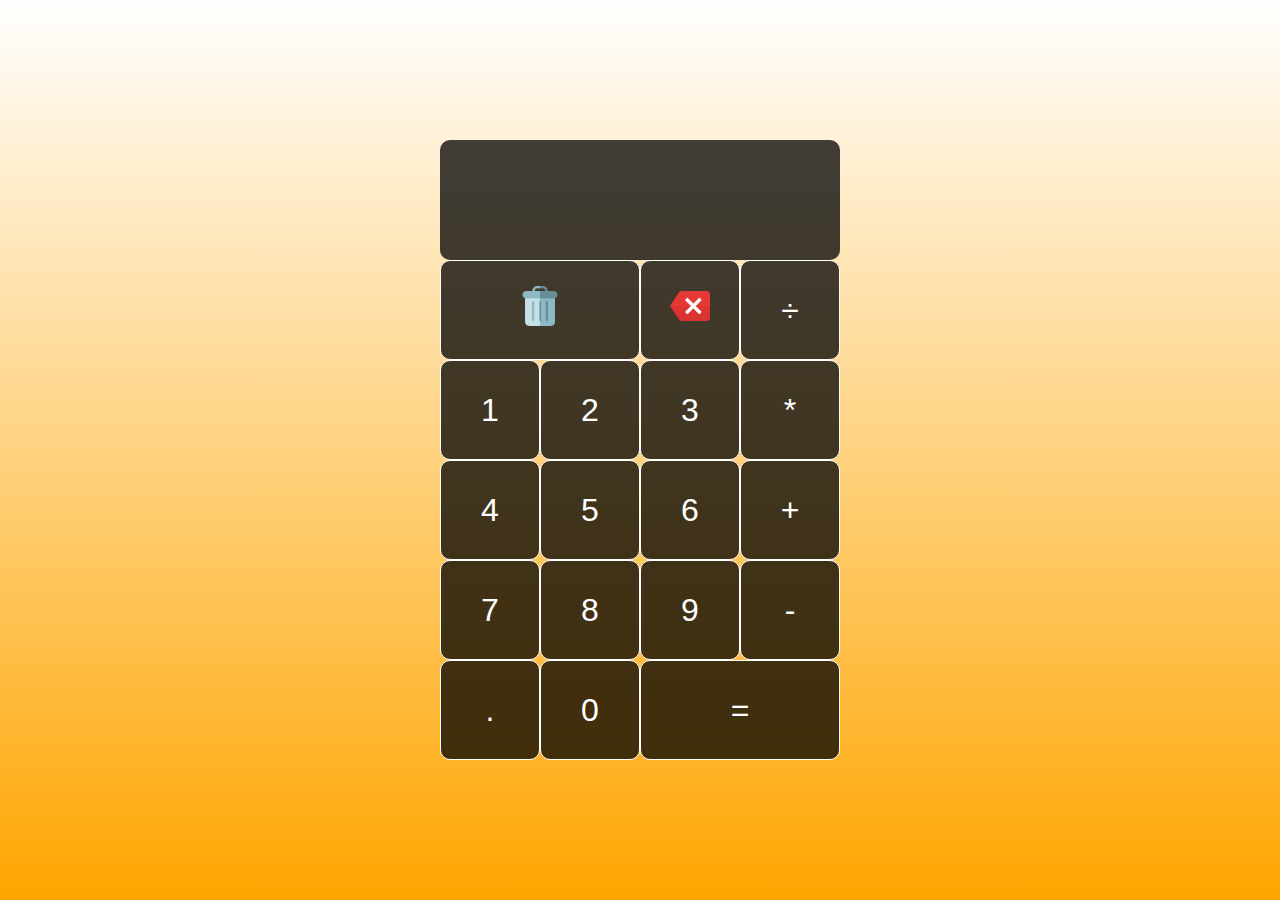
<file: lvl2_task1/Caculator/index.html>
<!DOCTYPE html>
<html lang="en">
<head>
  <meta charset="UTF-8">
  <meta name="viewport" content="width=device-width, initial-scale=1.0">
  <meta http-equiv="X-UA-Compatible" content="ie=edge">
  <title>Calculator</title>
  <link href="./style.css" rel="stylesheet">
  <script src="./script.js" defer></script>
</head>
<body>
  <div class="calculator-grid">
    <div class="output">
      <div data-previous-operand class="previous-operand"></div>
      <div data-current-operand class="current-operand"></div>
    </div>
    <button data-all-clear class="span-two"><img src="./static/delete.png" height="40px" width="40px"></button>
    <button data-delete><img src="./static/back.png" height="40px" width="40px"></button>
    <button data-operation>÷</button>
    <button data-number>1</button>
    <button data-number>2</button>
    <button data-number>3</button>
    <button data-operation>*</button>
    <button data-number>4</button>
    <button data-number>5</button>
    <button data-number>6</button>
    <button data-operation>+</button>
    <button data-number>7</button>
    <button data-number>8</button>
    <button data-number>9</button>
    <button data-operation>-</button>
    <button data-number>.</button>
    <button data-number>0</button>
    <button data-equals class="span-two">=</button>
  </div>
</body>
</html>
</file>
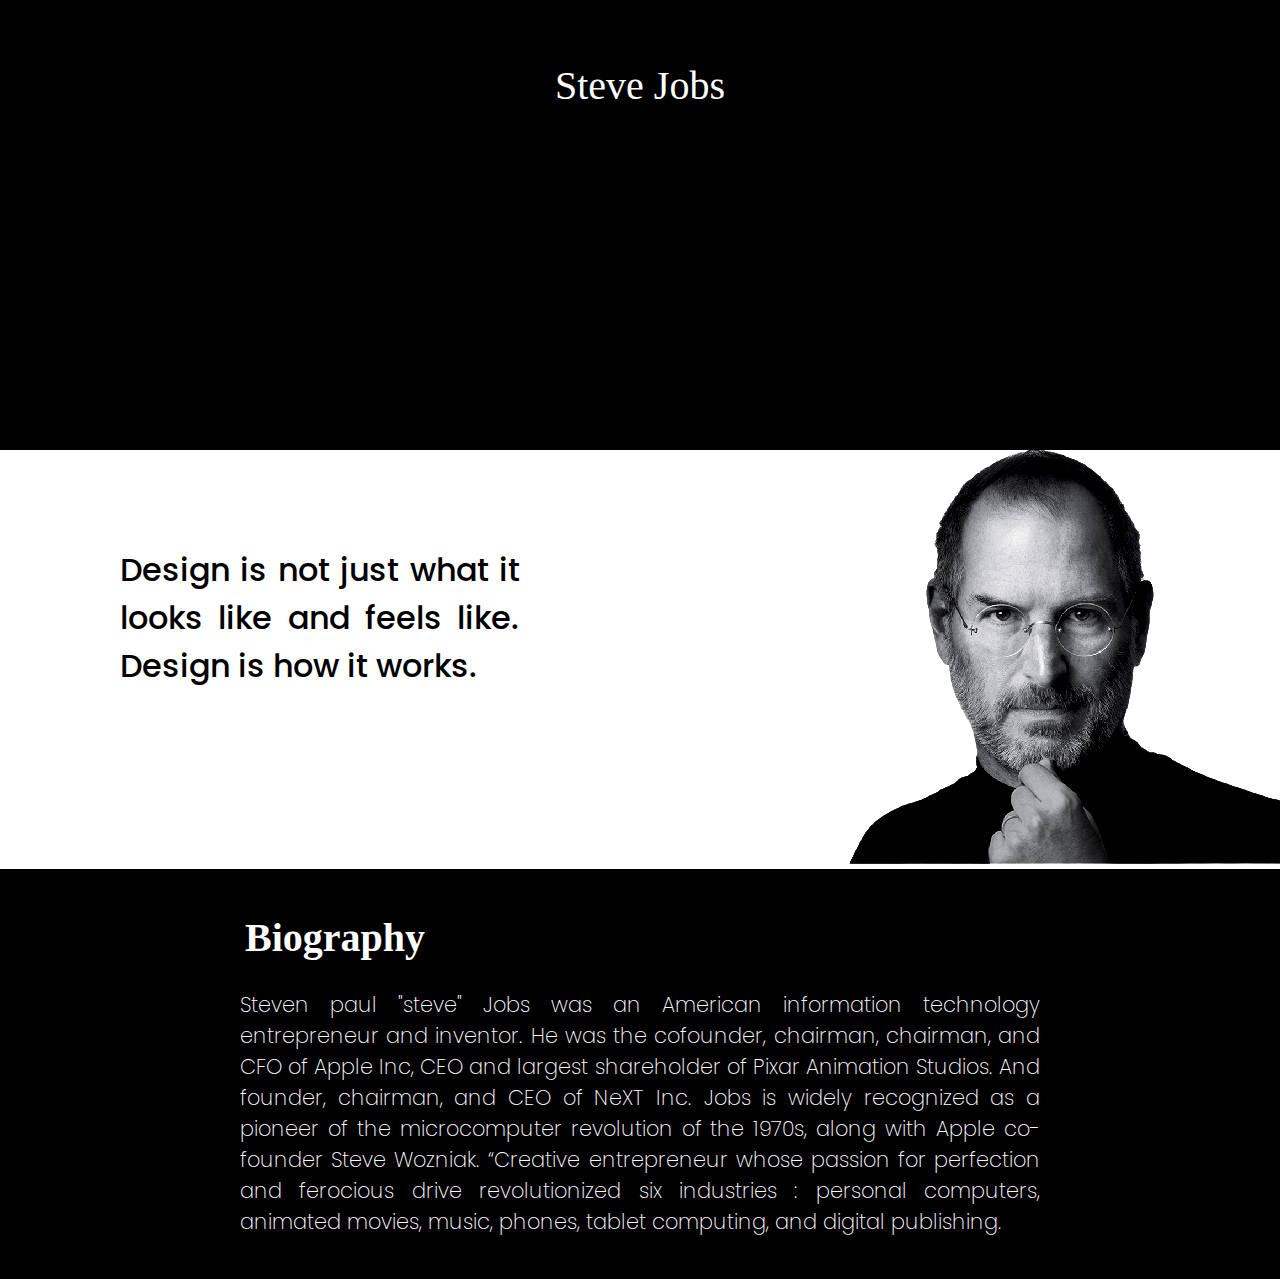
<file: lvl2_task2/Tribute_Page/index.html>
<!DOCTYPE html>
<html lang="en">
<head>
    <meta charset="UTF-8">
    <meta http-equiv="X-UA-Compatible" content="IE=edge">
    <meta name="viewport" content="width=device-width, initial-scale=1.0">
    <title>Level-2/Task-2</title>
    <link rel="stylesheet" href="./assets/styles.css">
</head>
<body>
    <div class="first">
        <div class="cnt">
            <h1>Steve Jobs</h1>
            <iframe class="yt" width="560" height="275" src="https://www.youtube.com/embed/s4pVFLUlx8g" title="" frameborder="0" allowfullscreen></iframe>

            <!-- <a href="https://www.youtube.com/watch?v=s4pVFLUlx8g" ><img src="./assets/play_button.png" alt=""></a> -->
        </div>
    </div>
    <div class="second">
        <div class="cnt2">
            <div class="section">
                <div class="para">
                    <p style="color: black;">
                        Design is not just what it looks like and feels like. Design is how it works.
                    </p>
                </div>
            </div>
            <div class="section">
                <img src="./assets/steve.png" alt="Steve Jobs">
            </div>
        </div>
    </div>

    <div class="third">
        <div class="text">
            <h1>Biography</h1>
            <br>
            <p>
                Steven paul "steve" Jobs was an American information technology entrepreneur and inventor.
                He was the cofounder, chairman, chairman, and CFO of Apple Inc, CEO and largest shareholder of 
                Pixar Animation Studios. And founder, chairman, and CEO of NeXT Inc. Jobs is widely recognized 
                as a pioneer of the microcomputer revolution of the 1970s, along with Apple co-founder Steve Wozniak.
                “Creative entrepreneur whose passion for perfection and ferocious drive revolutionized six industries
                : personal computers, animated movies, music, phones, tablet computing, and digital publishing. 
            </p>
        </div>
        </div>
    </div>



</body>
</html>
</file>
<file: lvl2_task1/Caculator/style.css>
*, *::before, *::after {
    box-sizing: border-box;
    font-family: Gotham Rounded, sans-serif;
    font-weight: normal;
  }
  
  body {
    padding: 0;
    margin: 0;
    background:linear-gradient(rgba(255, 255, 255, .9), orange);
  }
  
  .calculator-grid {
    display: grid;
    justify-content: center;
    align-content: center;
    min-height: 100vh;
    grid-template-columns: repeat(4, 100px);
    grid-template-rows: minmax(120px, auto) repeat(5, 100px);
  }
  .span-two{
    background-color: white;
  }
  
  .calculator-grid > button {
    cursor: pointer;
    font-size: 2rem;
    color:white;
    border: 1px solid white;
    outline: none;
    background-color: rgba(0, 0, 0, 0.75);
    border-radius: 10px;
  }
  
  .calculator-grid > button:hover {
    background-color: rgba(255, 255, 255, .9);
    color:black
  }
  
  .span-two {
    grid-column: span 2;
  }
  
  .output {
    grid-column: 1 / -1;
    background-color: rgba(0, 0, 0, .75);
    display: flex;
    align-items: flex-end;
    justify-content: space-around;
    flex-direction: column;
    padding: 10px;
    word-wrap: break-word;
    word-break: break-all;
    border-radius: 10px;
  }
  
  .output .previous-operand {
    color: rgba(255, 255, 255, .75);
    font-size: 1.5rem;
  }
  
  .output .current-operand {
    color: white;
    font-size: 2.5rem;
  }
</file>
<file: lvl2_task2/Tribute_Page/assets/styles.css>
@import url('https://fonts.googleapis.com/css2?family=Poppins:wght@300&display=swap');

*{
    padding: 0;
    margin: 0;
    text-decoration: none;
    color: white;
}

.first{
    height: 50vh;
    /* border: 2px solid red; */
    background-color: #000000;
    display: flex;
    text-align: center;
    align-items: center;
    /* justify-content: center; */
}

.cnt{
    /* border: 2px solid red; */
    width: max-content;
    padding: 20px;
    margin: 2px auto;
}


.cnt h1{
    font-size: 2.5rem;
    font-weight: 300;
    margin: 5px;
}

.cnt img{
    margin-top: 70px;
}



.cnt2{
    /* border: 2px solid black; */
    display: flex;
    padding: 0px;
}

.section{
    width: 50vw;
    /* border: 2px solid red; */
}

.section img{
    /* border: 2px solid green; */
    margin-left: 32%;
    overflow: hidden;
}

.para{
    /* border: 2px dashed red; */
    width: 400px;
    margin: 15% auto;
    align-items: center;
    text-align: justify;
    /* margin-left: 10%; */
}

.para p{
    font-family: 'Poppins', sans-serif;
    font-size: 2em;
    font-weight: 500;
    margin: 10px auto;
}


.third{
    padding-top: 40px;
    background-color: #000000;
    /* display: flex; */
}

.text{
    /* border: 2px solid red; */
    width: 800px;
    margin: 0 auto;
}

.text h1{
    font-size: 2.5rem;
    font-weight: 700;
    margin: 5px;
    margin-bottom: 10px;
}

.text p{
    font-family: 'Poppins', sans-serif;
    font-size: 1.3em;
    text-align: justify;
    padding-bottom: 2em;
    font-weight: 200;
}

.footer{
    /* border: 2px solid blue; */
    text-align: center;
}

span{
    color: red;
}
</file>
